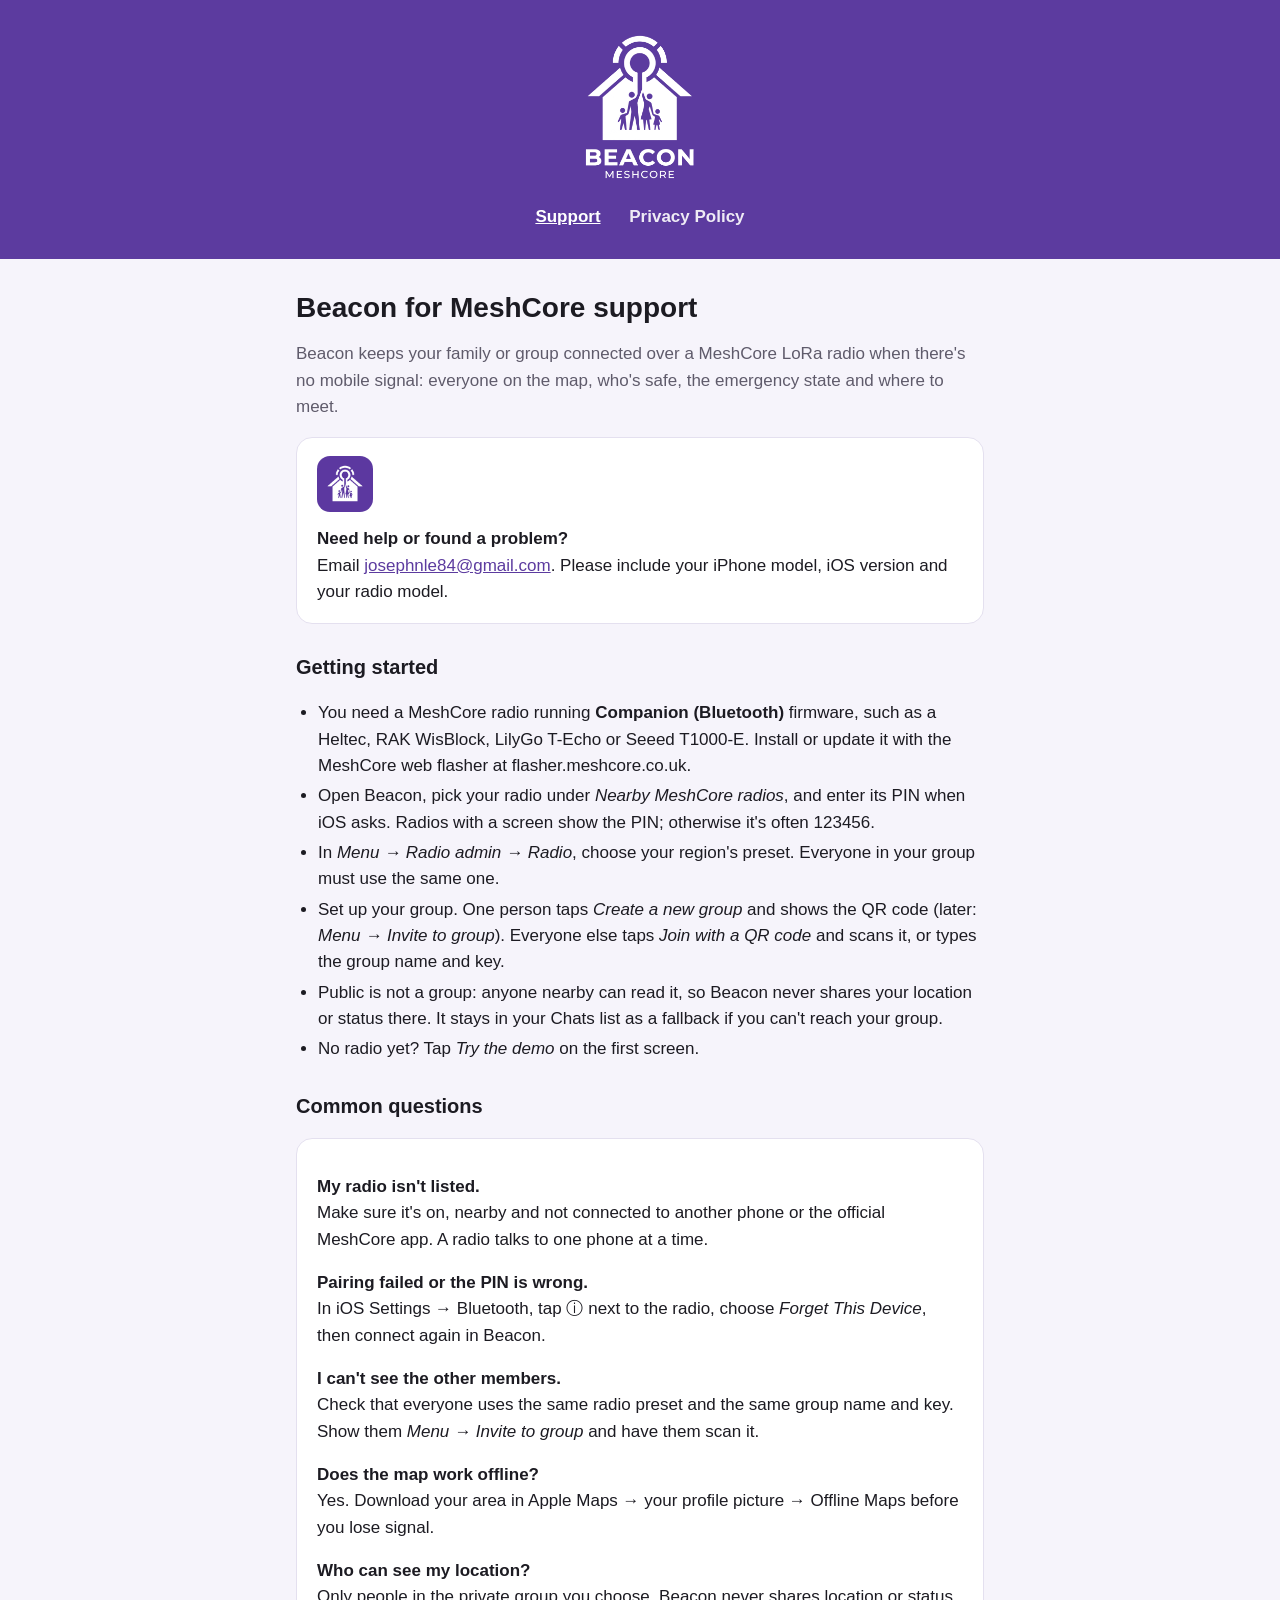
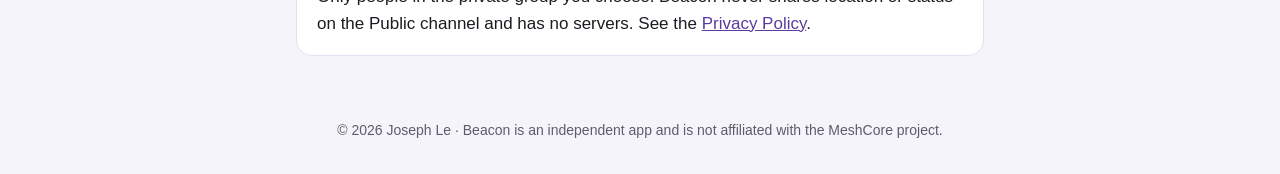
<file: index.html>
<!doctype html>
<html lang="en">
<head>
  <meta charset="utf-8">
  <meta name="viewport" content="width=device-width, initial-scale=1">
  <title>Beacon for MeshCore – Support</title>
  <meta name="description" content="Help and contact for Beacon for MeshCore, the iPhone app for staying connected with your group over a MeshCore LoRa mesh.">
  <link rel="icon" href="icon.png">
  <link rel="apple-touch-icon" href="icon.png">
  <link rel="stylesheet" href="style.css">
</head>
<body>
  <header>
    <img src="logo.png" alt="Beacon – MeshCore">
    <nav>
      <a href="./" aria-current="page">Support</a>
      <a href="privacy.html">Privacy Policy</a>
    </nav>
  </header>
  <main>
    <h1>Beacon for MeshCore support</h1>
    <p class="muted">Beacon keeps your family or group connected over a MeshCore LoRa radio when there's no mobile signal: everyone on the map, who's safe, the emergency state and where to meet.</p>

    <div class="card contact">
      <img src="icon.png" alt="">
      <div>
        <strong>Need help or found a problem?</strong><br>
        Email <a href="mailto:josephnle84@gmail.com?subject=Beacon%20support">josephnle84@gmail.com</a>. Please include your iPhone model, iOS version and your radio model.
      </div>
    </div>

    <h2>Getting started</h2>
    <ul>
      <li>You need a MeshCore radio running <strong>Companion (Bluetooth)</strong> firmware, such as a Heltec, RAK WisBlock, LilyGo T-Echo or Seeed T1000-E. Install or update it with the MeshCore web flasher at flasher.meshcore.co.uk.</li>
      <li>Open Beacon, pick your radio under <em>Nearby MeshCore radios</em>, and enter its PIN when iOS asks. Radios with a screen show the PIN; otherwise it's often 123456.</li>
      <li>In <em>Menu → Radio admin → Radio</em>, choose your region's preset. Everyone in your group must use the same one.</li>
      <li>Set up your group. One person taps <em>Create a new group</em> and shows the QR code (later: <em>Menu → Invite to group</em>). Everyone else taps <em>Join with a QR code</em> and scans it, or types the group name and key.</li>
      <li>Public is not a group: anyone nearby can read it, so Beacon never shares your location or status there. It stays in your Chats list as a fallback if you can't reach your group.</li>
      <li>No radio yet? Tap <em>Try the demo</em> on the first screen.</li>
    </ul>

    <h2>Common questions</h2>
    <div class="card">
      <p><strong>My radio isn't listed.</strong><br>Make sure it's on, nearby and not connected to another phone or the official MeshCore app. A radio talks to one phone at a time.</p>
      <p><strong>Pairing failed or the PIN is wrong.</strong><br>In iOS Settings → Bluetooth, tap ⓘ next to the radio, choose <em>Forget This Device</em>, then connect again in Beacon.</p>
      <p><strong>I can't see the other members.</strong><br>Check that everyone uses the same radio preset and the same group name and key. Show them <em>Menu → Invite to group</em> and have them scan it.</p>
      <p><strong>Does the map work offline?</strong><br>Yes. Download your area in Apple Maps → your profile picture → Offline Maps before you lose signal.</p>
      <p style="margin-bottom:0"><strong>Who can see my location?</strong><br>Only people in the private group you choose. Beacon never shares location or status on the Public channel and has no servers. See the <a href="privacy.html">Privacy Policy</a>.</p>
    </div>
  </main>
  <footer>© 2026 Joseph Le · Beacon is an independent app and is not affiliated with the MeshCore project.</footer>
</body>
</html>
</file>
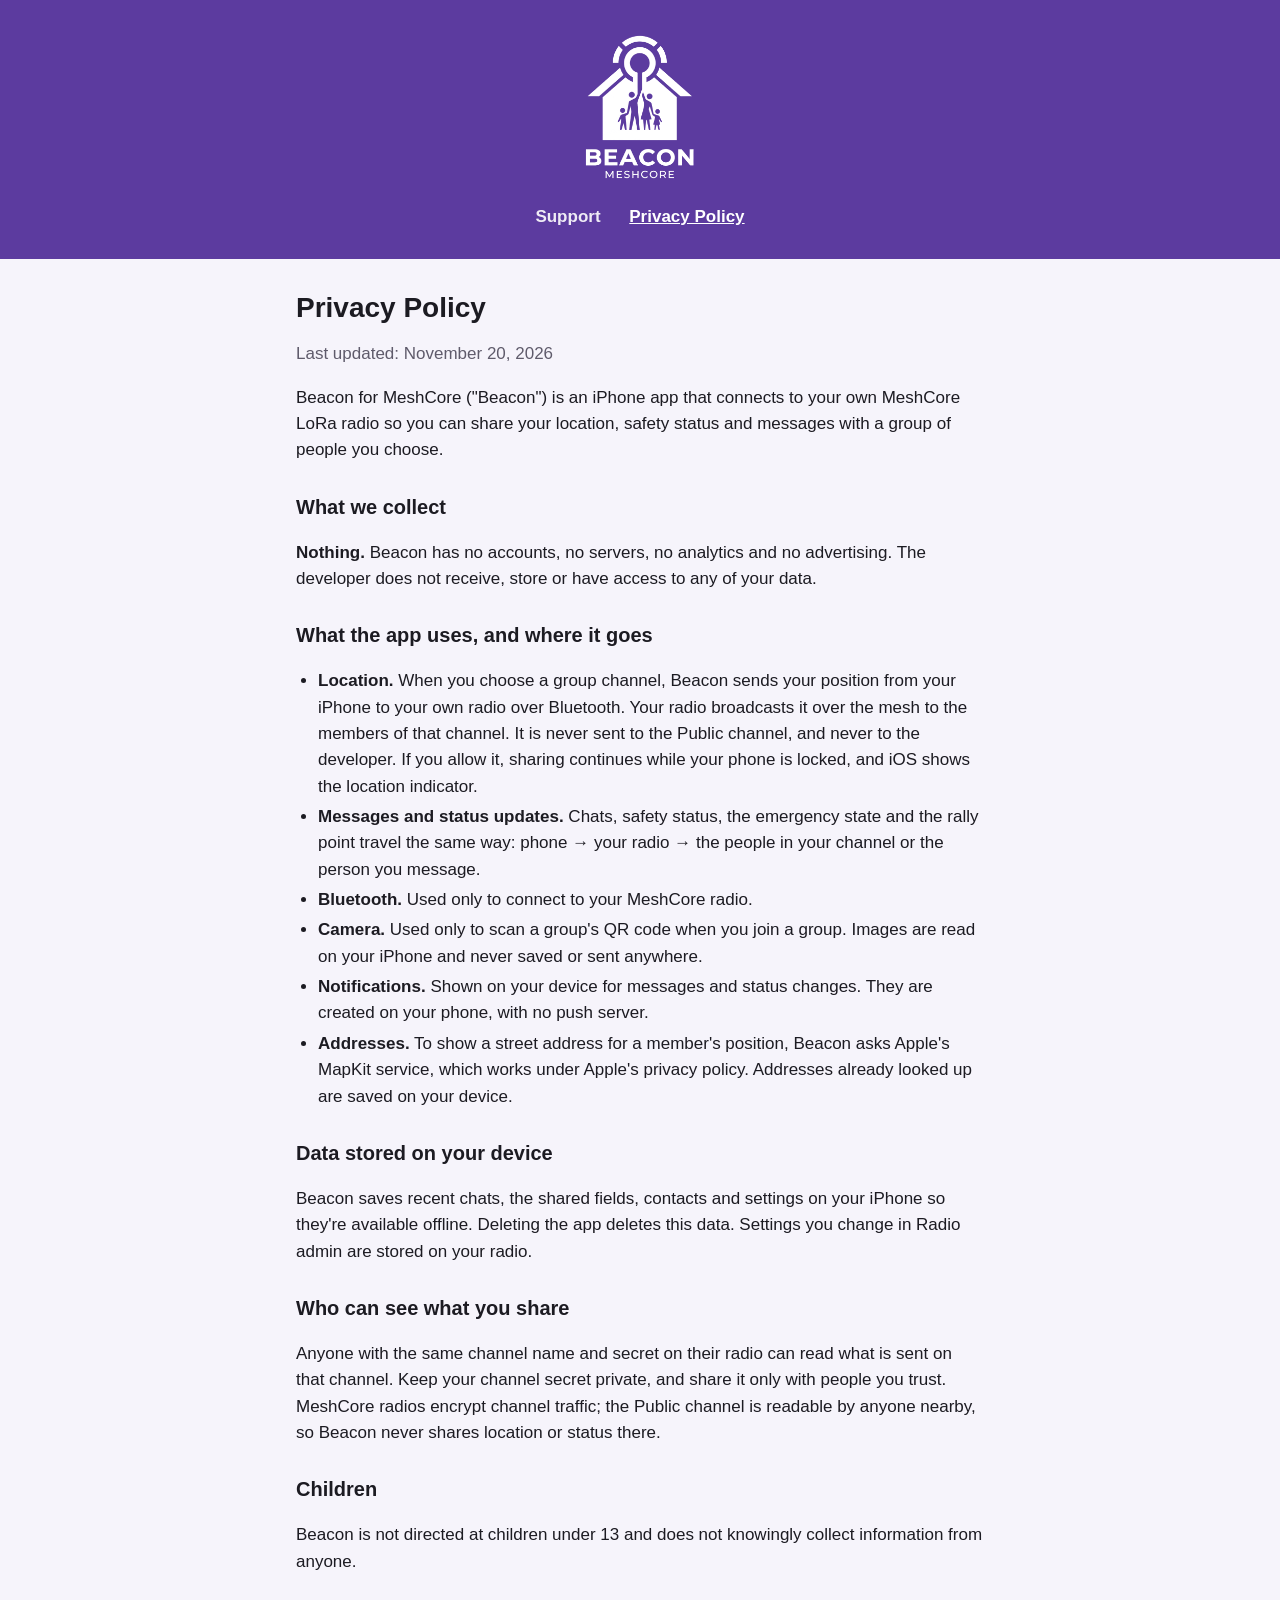
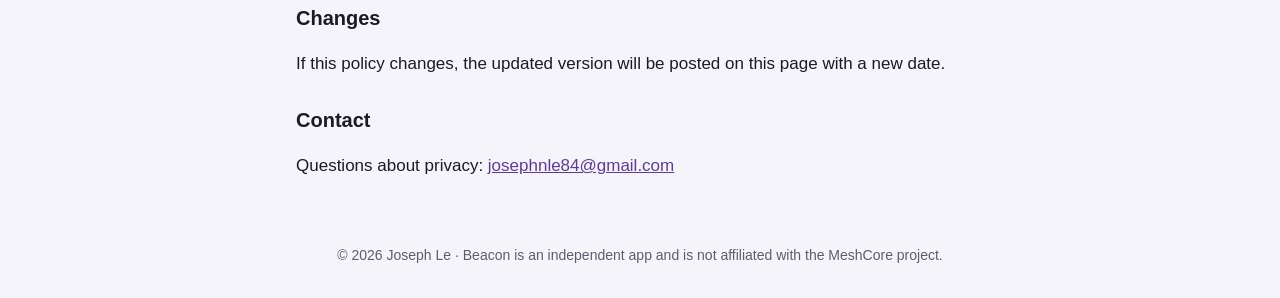
<file: privacy.html>
<!doctype html>
<html lang="en">
<head>
  <meta charset="utf-8">
  <meta name="viewport" content="width=device-width, initial-scale=1">
  <title>Beacon for MeshCore – Privacy Policy</title>
  <meta name="description" content="Privacy policy for Beacon for MeshCore. Beacon collects no data: no accounts, servers, analytics or tracking.">
  <link rel="icon" href="icon.png">
  <link rel="apple-touch-icon" href="icon.png">
  <link rel="stylesheet" href="style.css">
</head>
<body>
  <header>
    <img src="logo.png" alt="Beacon – MeshCore">
    <nav>
      <a href="./">Support</a>
      <a href="privacy.html" aria-current="page">Privacy Policy</a>
    </nav>
  </header>
  <main>
    <h1>Privacy Policy</h1>
    <p class="muted">Last updated: November 20, 2026</p>
    <p>Beacon for MeshCore ("Beacon") is an iPhone app that connects to your own MeshCore LoRa radio so you can share your location, safety status and messages with a group of people you choose.</p>

    <h2>What we collect</h2>
    <p><strong>Nothing.</strong> Beacon has no accounts, no servers, no analytics and no advertising. The developer does not receive, store or have access to any of your data.</p>

    <h2>What the app uses, and where it goes</h2>
    <ul>
      <li><strong>Location.</strong> When you choose a group channel, Beacon sends your position from your iPhone to your own radio over Bluetooth. Your radio broadcasts it over the mesh to the members of that channel. It is never sent to the Public channel, and never to the developer. If you allow it, sharing continues while your phone is locked, and iOS shows the location indicator.</li>
      <li><strong>Messages and status updates.</strong> Chats, safety status, the emergency state and the rally point travel the same way: phone → your radio → the people in your channel or the person you message.</li>
      <li><strong>Bluetooth.</strong> Used only to connect to your MeshCore radio.</li>
      <li><strong>Camera.</strong> Used only to scan a group's QR code when you join a group. Images are read on your iPhone and never saved or sent anywhere.</li>
      <li><strong>Notifications.</strong> Shown on your device for messages and status changes. They are created on your phone, with no push server.</li>
      <li><strong>Addresses.</strong> To show a street address for a member's position, Beacon asks Apple's MapKit service, which works under Apple's privacy policy. Addresses already looked up are saved on your device.</li>
    </ul>

    <h2>Data stored on your device</h2>
    <p>Beacon saves recent chats, the shared fields, contacts and settings on your iPhone so they're available offline. Deleting the app deletes this data. Settings you change in Radio admin are stored on your radio.</p>

    <h2>Who can see what you share</h2>
    <p>Anyone with the same channel name and secret on their radio can read what is sent on that channel. Keep your channel secret private, and share it only with people you trust. MeshCore radios encrypt channel traffic; the Public channel is readable by anyone nearby, so Beacon never shares location or status there.</p>

    <h2>Children</h2>
    <p>Beacon is not directed at children under 13 and does not knowingly collect information from anyone.</p>

    <h2>Changes</h2>
    <p>If this policy changes, the updated version will be posted on this page with a new date.</p>

    <h2>Contact</h2>
    <p>Questions about privacy: <a href="mailto:josephnle84@gmail.com?subject=Beacon%20privacy">josephnle84@gmail.com</a></p>
  </main>
  <footer>© 2026 Joseph Le · Beacon is an independent app and is not affiliated with the MeshCore project.</footer>
</body>
</html>
</file>
<file: style.css>
:root {
  --brand: #5c3b9f;
  --text: #1c1b22;
  --muted: #5f5b6b;
  --bg: #f6f4fb;
  --card: #ffffff;
  --line: #e4e0ef;
  --link: #5c3b9f;
}
@media (prefers-color-scheme: dark) {
  :root {
    --text: #f1eff6;
    --muted: #b3adc2;
    --bg: #15131b;
    --card: #1f1c28;
    --line: #2f2b3b;
    --link: #b094e6;
  }
}
* { box-sizing: border-box; }
body {
  margin: 0;
  background: var(--bg);
  color: var(--text);
  font: 17px/1.55 -apple-system, BlinkMacSystemFont, "Segoe UI", Roboto, Helvetica, Arial, sans-serif;
}
header {
  background: var(--brand);
  padding: 32px 16px 28px;
  text-align: center;
}
header img { height: 150px; max-width: 100%; }
nav { margin-top: 14px; }
nav a {
  color: #fff;
  text-decoration: none;
  font-weight: 600;
  margin: 0 12px;
  opacity: .9;
}
nav a:hover, nav a[aria-current] { opacity: 1; text-decoration: underline; }
main { max-width: 720px; margin: 0 auto; padding: 24px 16px 48px; }
h1 { font-size: 28px; line-height: 1.2; margin: 8px 0 4px; }
h2 { font-size: 20px; margin: 28px 0 8px; }
.muted { color: var(--muted); }
.card {
  background: var(--card);
  border: 1px solid var(--line);
  border-radius: 16px;
  padding: 18px 20px;
  margin: 16px 0;
}
.contact { display: flex; gap: 14px; align-items: center; flex-wrap: wrap; }
.contact img { width: 56px; height: 56px; border-radius: 13px; }
.button {
  display: inline-block;
  background: var(--brand);
  color: #fff;
  padding: 10px 18px;
  border-radius: 999px;
  text-decoration: none;
  font-weight: 600;
}
a { color: var(--link); overflow-wrap: anywhere; }
ul { padding-left: 22px; }
li { margin: 4px 0; }
footer { text-align: center; color: var(--muted); font-size: 14px; padding: 0 16px 32px; }
</file>
